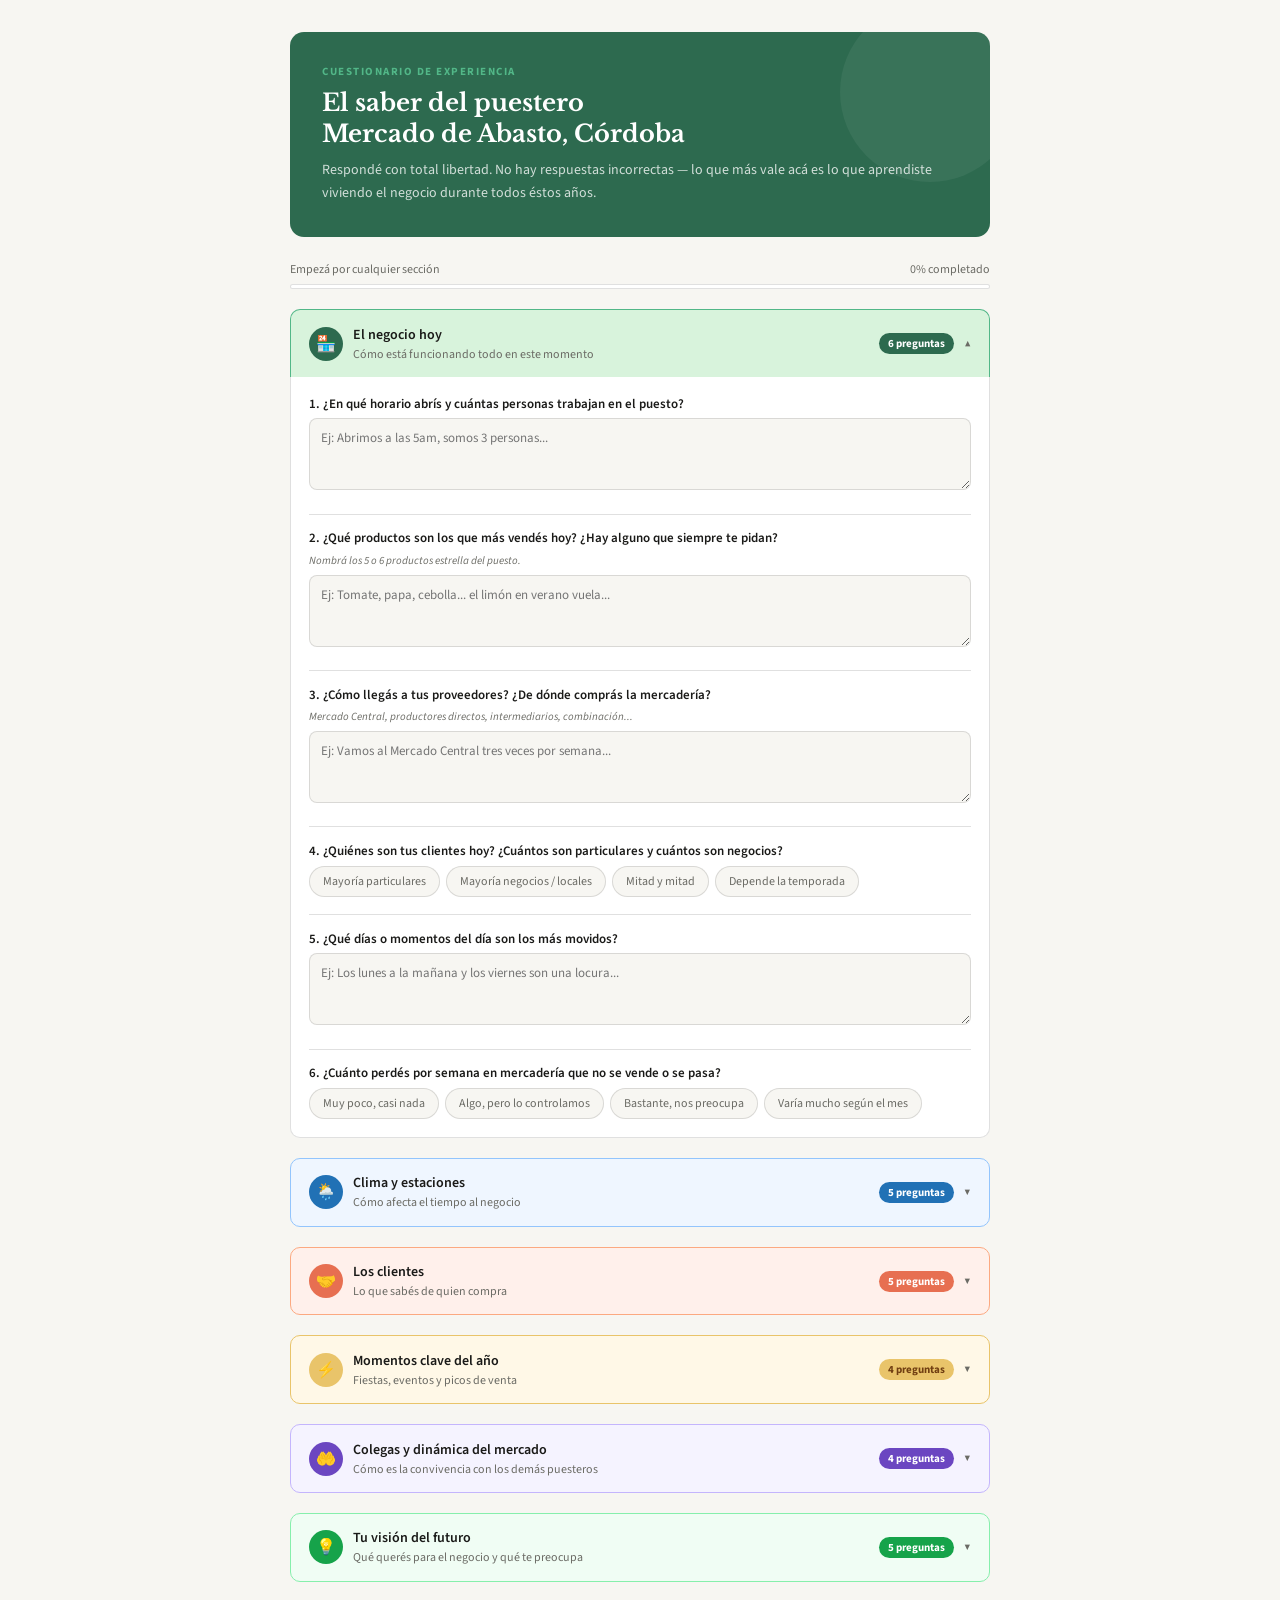
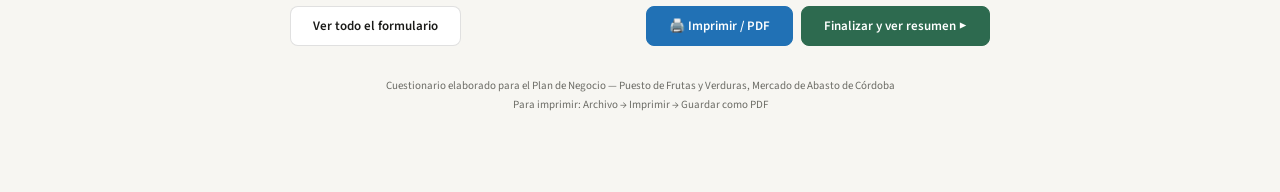
<file: index.html>
<!DOCTYPE html>
<html lang="es">
<head>
<meta charset="UTF-8">
<meta name="viewport" content="width=device-width, initial-scale=1.0">
<title>Cuestionario del Puestero — Mercado de Abasto, Córdoba</title>
<link rel="stylesheet" href="css/styles.css">
</head>
<body>
<div class="wrap">

  <div class="hdr">
    <div class="hdr-tag">Cuestionario de experiencia</div>
    <h1>El saber del puestero<br>Mercado de Abasto, Córdoba</h1>
    <p>Respondé con total libertad. No hay respuestas incorrectas — lo que más vale acá es lo que aprendiste viviendo el negocio durante todos éstos años.</p>
    <!-- <div class="hdr-pills">
      <span class="pill">2 puestos</span>
      <span class="pill">~400 bultos/día</span>
      <span class="pill">6 secciones · 29 preguntas</span>
    </div>-->
  </div>

  <div class="progreso-wrap">
    <div class="progreso-label">
      <span id="prog-texto">Empezá por cualquier sección</span>
      <span id="prog-pct">0% completado</span>
    </div>
    <div class="progreso-track">
      <div class="progreso-fill" id="prog-fill" style="width:0%"></div>
    </div>
  </div>

  <!-- BLOQUE 1 -->
  <div class="bloque" id="b1">
    <div class="bloque-header abierto" style="background:var(--verde-p);border-color:var(--verde-c);" onclick="toggleBloque(1)">
      <div class="bloque-icon" style="background:var(--verde);color:#fff;">🏪</div>
      <div class="bloque-titulo">
        <h2>El negocio hoy</h2>
        <p>Cómo está funcionando todo en este momento</p>
      </div>
      <div class="bloque-contador" style="background:var(--verde);color:#fff;">6 preguntas</div>
      <div class="bloque-chevron girado" id="chev1">▼</div>
    </div>
    <div class="bloque-body visible" id="body1">

      <div class="pregunta">
        <label>1. ¿En qué horario abrís y cuántas personas trabajan en el puesto?</label>
        <textarea id="q1_1" placeholder="Ej: Abrimos a las 5am, somos 3 personas..." oninput="actualizarProgreso()"></textarea>
      </div>
      <div class="sep"></div>
      <div class="pregunta">
        <label>2. ¿Qué productos son los que más vendés hoy? ¿Hay alguno que siempre te pidan?</label>
        <div class="hint">Nombrá los 5 o 6 productos estrella del puesto.</div>
        <textarea id="q1_2" placeholder="Ej: Tomate, papa, cebolla... el limón en verano vuela..." oninput="actualizarProgreso()"></textarea>
      </div>
      <div class="sep"></div>
      <div class="pregunta">
        <label>3. ¿Cómo llegás a tus proveedores? ¿De dónde comprás la mercadería?</label>
        <div class="hint">Mercado Central, productores directos, intermediarios, combinación...</div>
        <textarea id="q1_3" placeholder="Ej: Vamos al Mercado Central tres veces por semana..." oninput="actualizarProgreso()"></textarea>
      </div>
      <div class="sep"></div>
      <div class="pregunta">
        <label>4. ¿Quiénes son tus clientes hoy? ¿Cuántos son particulares y cuántos son negocios?</label>
        <div class="opciones" id="q1_4">
          <button class="opcion-btn" onclick="toggleOpcion(this,'q1_4')">Mayoría particulares</button>
          <button class="opcion-btn" onclick="toggleOpcion(this,'q1_4')">Mayoría negocios / locales</button>
          <button class="opcion-btn" onclick="toggleOpcion(this,'q1_4')">Mitad y mitad</button>
          <button class="opcion-btn" onclick="toggleOpcion(this,'q1_4')">Depende la temporada</button>
        </div>
      </div>
      <div class="sep"></div>
      <div class="pregunta">
        <label>5. ¿Qué días o momentos del día son los más movidos?</label>
        <textarea id="q1_5" placeholder="Ej: Los lunes a la mañana y los viernes son una locura..." oninput="actualizarProgreso()"></textarea>
      </div>
      <div class="sep"></div>
      <div class="pregunta">
        <label>6. ¿Cuánto perdés por semana en mercadería que no se vende o se pasa?</label>
        <div class="opciones" id="q1_6">
          <button class="opcion-btn" onclick="toggleOpcion(this,'q1_6')">Muy poco, casi nada</button>
          <button class="opcion-btn" onclick="toggleOpcion(this,'q1_6')">Algo, pero lo controlamos</button>
          <button class="opcion-btn" onclick="toggleOpcion(this,'q1_6')">Bastante, nos preocupa</button>
          <button class="opcion-btn" onclick="toggleOpcion(this,'q1_6')">Varía mucho según el mes</button>
        </div>
      </div>
    </div>
  </div>

  <!-- BLOQUE 2 -->
  <div class="bloque" id="b2">
    <div class="bloque-header cerrado" style="background:var(--azul-p);border-color:#93C5FD;" onclick="toggleBloque(2)">
      <div class="bloque-icon" style="background:var(--azul);color:#fff;">🌦️</div>
      <div class="bloque-titulo">
        <h2>Clima y estaciones</h2>
        <p>Cómo afecta el tiempo al negocio</p>
      </div>
      <div class="bloque-contador" style="background:var(--azul);color:#fff;">5 preguntas</div>
      <div class="bloque-chevron" id="chev2">▼</div>
    </div>
    <div class="bloque-body" id="body2">
      <div class="pregunta">
        <label>7. ¿En qué época del año vendés más? ¿Hay meses que son claramente mejores?</label>
        <div class="hint">Pensá en los últimos años. ¿Hay un patrón que se repite?</div>
        <textarea id="q2_1" placeholder="Ej: Julio y agosto bajan mucho, en cambio en diciembre..." oninput="actualizarProgreso()"></textarea>
      </div>
      <div class="sep"></div>
      <div class="pregunta">
        <label>8. ¿Qué pasa con las ventas cuando hace mucho calor? ¿Y cuando llueve fuerte?</label>
        <textarea id="q2_2" placeholder="Ej: Con lluvia nadie sale, pero si hace calor la gente compra más cítricos y frutas..." oninput="actualizarProgreso()"></textarea>
      </div>
      <div class="sep"></div>
      <div class="pregunta">
        <label>9. ¿Qué productos cambian más según la estación? ¿Cuáles son los de verano y cuáles los de invierno?</label>
        <textarea id="q2_3" placeholder="Ej: En verano vuelan el durazno y la sandía, en invierno la naranja y la mandarina..." oninput="actualizarProgreso()"></textarea>
      </div>
      <div class="sep"></div>
      <div class="pregunta">
        <label>10. ¿Hubo alguna temporada o clima particular que te sorprendió — para bien o para mal?</label>
        <div class="hint">Momentos raros, años difíciles, épocas de bonanza inesperada...</div>
        <textarea id="q2_4" placeholder="Ej: El año que heló en Mendoza, los precios se dispararon y nosotros teníamos stock..." oninput="actualizarProgreso()"></textarea>
      </div>
      <div class="sep"></div>
      <div class="pregunta">
        <label>11. ¿Cómo te preparás hoy para las temporadas bajas? ¿Hacés algo diferente?</label>
        <textarea id="q2_5" placeholder="Ej: Bajamos el pedido, guardamos algo de efectivo, ofrecemos otras cosas..." oninput="actualizarProgreso()"></textarea>
      </div>
    </div>
  </div>

  <!-- BLOQUE 3 -->
  <div class="bloque" id="b3">
    <div class="bloque-header cerrado" style="background:var(--naranja-p);border-color:#FCA981;" onclick="toggleBloque(3)">
      <div class="bloque-icon" style="background:var(--naranja);color:#fff;">🤝</div>
      <div class="bloque-titulo">
        <h2>Los clientes</h2>
        <p>Lo que sabés de quien compra</p>
      </div>
      <div class="bloque-contador" style="background:var(--naranja);color:#fff;">5 preguntas</div>
      <div class="bloque-chevron" id="chev3">▼</div>
    </div>
    <div class="bloque-body" id="body3">
      <div class="pregunta">
        <label>12. ¿Por qué creés que los clientes te eligen a vos y no al puesto de al lado?</label>
        <div class="hint">¿Qué es lo que más te dicen que les gusta?</div>
        <textarea id="q3_1" placeholder="Ej: Dicen que somos de confianza, que la mercadería es fresca, que les damos bola..." oninput="actualizarProgreso()"></textarea>
      </div>
      <div class="sep"></div>
      <div class="pregunta">
        <label>13. ¿Tenés clientes de hace muchos años? ¿Qué los mantiene volviendo?</label>
        <textarea id="q3_2" placeholder="Ej: Doña Rosa viene hace 20 años porque le guardamos siempre su mandado..." oninput="actualizarProgreso()"></textarea>
      </div>
      <div class="sep"></div>
      <div class="pregunta">
        <label>14. ¿Hay algo que los clientes te pidan que hoy no podés darles o no tenés?</label>
        <textarea id="q3_3" placeholder="Ej: Nos piden delivery, algunas verduras orgánicas, más variedad de hojas..." oninput="actualizarProgreso()"></textarea>
      </div>
      <div class="sep"></div>
      <div class="pregunta">
        <label>15. ¿Cómo fue cambiando el perfil del cliente con los años?</label>
        <div class="hint">¿Viene menos gente pero compra más? ¿Vino gente nueva? ¿Cambió el tipo de cliente?</div>
        <textarea id="q3_4" placeholder="Ej: Antes venían más amas de casa, ahora vienen más restaurantes y cocinerías..." oninput="actualizarProgreso()"></textarea>
      </div>
      <div class="sep"></div>
      <div class="pregunta">
        <label>16. ¿Usás el celular para comunicarte con clientes hoy?</label>
        <div class="opciones" id="q3_5">
          <button class="opcion-btn" onclick="toggleOpcion(this,'q3_5')">Sí, mucho</button>
          <button class="opcion-btn" onclick="toggleOpcion(this,'q3_5')">Algo, pero poco</button>
          <button class="opcion-btn" onclick="toggleOpcion(this,'q3_5')">Casi nada</button>
          <button class="opcion-btn" onclick="toggleOpcion(this,'q3_5')">Nada, todo es presencial</button>
        </div>
      </div>
    </div>
  </div>

  <!-- BLOQUE 4 -->
  <div class="bloque" id="b4">
    <div class="bloque-header cerrado" style="background:var(--amarillo-p);border-color:var(--amarillo);" onclick="toggleBloque(4)">
      <div class="bloque-icon" style="background:var(--amarillo);color:#1a1a1a;">⚡</div>
      <div class="bloque-titulo">
        <h2>Momentos clave del año</h2>
        <p>Fiestas, eventos y picos de venta</p>
      </div>
      <div class="bloque-contador" style="background:var(--amarillo);color:#713F12;">4 preguntas</div>
      <div class="bloque-chevron" id="chev4">▼</div>
    </div>
    <div class="bloque-body" id="body4">
      <div class="pregunta">
        <label>17. ¿Qué fechas del año son las mejores para el negocio? ¿Por qué?</label>
        <div class="hint">Fiestas, Semana Santa, inicio de clases, Mundial, etc.</div>
        <textarea id="q4_1" placeholder="Ej: Semana Santa es una locura con las verduras, en diciembre se vende mucho para las ensaladas..." oninput="actualizarProgreso()"></textarea>
      </div>
      <div class="sep"></div>
      <div class="pregunta">
        <label>18. ¿Y qué fechas son las más flojas o complicadas? ¿Cómo las manejás?</label>
        <textarea id="q4_2" placeholder="Ej: Las dos primeras semanas de enero, cuando todo el mundo está de vacaciones..." oninput="actualizarProgreso()"></textarea>
      </div>
      <div class="sep"></div>
      <div class="pregunta">
        <label>19. ¿Hubo alguna crisis económica o momento muy difícil que recuerdes especialmente? ¿Cómo saliste?</label>
        <div class="hint">2001, pandemia, inflaciones fuertes... Lo que se te venga a la mente.</div>
        <textarea id="q4_3" placeholder="Ej: En el 2001 muchos cerraron, nosotros aguantamos porque..." oninput="actualizarProgreso()"></textarea>
      </div>
      <div class="sep"></div>
      <div class="pregunta">
        <label>20. ¿Hay algún producto o temporada que hayas descubierto con los años que "sorprende" y vende bien?</label>
        <textarea id="q4_4" placeholder="Ej: La rúcula empezó a pedirse mucho los últimos 10 años, antes nadie la quería..." oninput="actualizarProgreso()"></textarea>
      </div>
    </div>
  </div>

  <!-- BLOQUE 5 -->
  <div class="bloque" id="b5">
    <div class="bloque-header cerrado" style="background:var(--violeta-p);border-color:#C4B5FD;" onclick="toggleBloque(5)">
      <div class="bloque-icon" style="background:var(--violeta);color:#fff;">🤲</div>
      <div class="bloque-titulo">
        <h2>Colegas y dinámica del mercado</h2>
        <p>Cómo es la convivencia con los demás puesteros</p>
      </div>
      <div class="bloque-contador" style="background:var(--violeta);color:#fff;">4 preguntas</div>
      <div class="bloque-chevron" id="chev5">▼</div>
    </div>
    <div class="bloque-body" id="body5">
      <div class="pregunta">
        <label>21. ¿Cómo es la relación con los otros puesteros del mercado? ¿Se ayudan entre ustedes?</label>
        <textarea id="q5_1" placeholder="Ej: Hay mucho compañerismo, si me falta algo me lo presta el de al lado..." oninput="actualizarProgreso()"></textarea>
      </div>
      <div class="sep"></div>
      <div class="pregunta">
        <label>22. ¿Hay cosas que no harías nunca para no romper la relación con los colegas? ¿Cuáles?</label>
        <div class="hint">Esto es clave para entender los límites que no deben cruzarse.</div>
        <textarea id="q5_2" placeholder="Ej: Nunca le robaría un cliente a alguien del mercado..." oninput="actualizarProgreso()"></textarea>
      </div>
      <div class="sep"></div>
      <div class="pregunta">
        <label>23. ¿Cómo cambió el mercado en los últimos 10 años?</label>
        <textarea id="q5_3" placeholder="Ej: Vinieron verdulerías de supermercados cerca, algunos puestos cerraron..." oninput="actualizarProgreso()"></textarea>
      </div>
      <div class="sep"></div>
      <div class="pregunta">
        <label>24. ¿Hay algo que el mercado en su conjunto podría hacer mejor y que hoy no hace?</label>
        <textarea id="q5_4" placeholder="Ej: Más publicidad del mercado, horarios extendidos, entregas en conjunto..." oninput="actualizarProgreso()"></textarea>
      </div>
    </div>
  </div>

  <!-- BLOQUE 6 -->
  <div class="bloque" id="b6">
    <div class="bloque-header cerrado" style="background:#F0FDF4;border-color:#86EFAC;" onclick="toggleBloque(6)">
      <div class="bloque-icon" style="background:#16A34A;color:#fff;">💡</div>
      <div class="bloque-titulo">
        <h2>Tu visión del futuro</h2>
        <p>Qué querés para el negocio y qué te preocupa</p>
      </div>
      <div class="bloque-contador" style="background:#16A34A;color:#fff;">5 preguntas</div>
      <div class="bloque-chevron" id="chev6">▼</div>
    </div>
    <div class="bloque-body" id="body6">
      <div class="pregunta">
        <label>25. ¿Qué te gustaría que fuera diferente en el negocio de acá a 2 años?</label>
        <textarea id="q6_1" placeholder="Ej: Vender 100 bultos más por día, que entre alguien de la familia..." oninput="actualizarProgreso()"></textarea>
      </div>
      <div class="sep"></div>
      <div class="pregunta">
        <label>26. ¿Qué es lo que más te preocupa del negocio hoy?</label>
        <div class="opciones" id="q6_2">
          <button class="opcion-btn" onclick="toggleOpcion(this,'q6_2')">La inflación y los costos</button>
          <button class="opcion-btn" onclick="toggleOpcion(this,'q6_2')">La competencia (súper, online)</button>
          <button class="opcion-btn" onclick="toggleOpcion(this,'q6_2')">Conseguir buena mercadería</button>
          <button class="opcion-btn" onclick="toggleOpcion(this,'q6_2')">La sucesión familiar</button>
          <button class="opcion-btn" onclick="toggleOpcion(this,'q6_2')">Que baje la clientela</button>
          <button class="opcion-btn" onclick="toggleOpcion(this,'q6_2')">Otro</button>
        </div>
      </div>
      <div class="sep"></div>
      <div class="pregunta">
        <label>27. Si tuvieras que explicarle a alguien joven el secreto de haber durado 50 años en el negocio, ¿qué le dirías?</label>
        <div class="hint">⭐ Esta es la pregunta más importante del cuestionario.</div>
        <textarea id="q6_3" placeholder="Ej: Ser honesto siempre, no estafar a nadie, saber esperar los momentos difíciles..." oninput="actualizarProgreso()" style="min-height:90px;"></textarea>
      </div>
      <div class="sep"></div>
      <div class="pregunta">
        <label>28. ¿Hay algo que siempre quisiste hacer en el negocio y nunca pudiste o te animaste?</label>
        <textarea id="q6_4" placeholder="Ej: Dar productos a domicilio, tener una página, vender en ferias de barrio..." oninput="actualizarProgreso()"></textarea>
      </div>
      <div class="sep"></div>
      <div class="pregunta">
        <label>29. ¿Hay alguien de la familia que esté pensando en continuar el negocio?</label>
        <div class="opciones" id="q6_5">
          <button class="opcion-btn" onclick="toggleOpcion(this,'q6_5')">Sí, ya está involucrado/a</button>
          <button class="opcion-btn" onclick="toggleOpcion(this,'q6_5')">Hay alguien interesado</button>
          <button class="opcion-btn" onclick="toggleOpcion(this,'q6_5')">No está claro todavía</button>
          <button class="opcion-btn" onclick="toggleOpcion(this,'q6_5')">No, somos los únicos</button>
        </div>
      </div>
    </div>
  </div>

  <!-- BOTONES -->
  <div class="nav-btns no-print">
    <button class="btn" onclick="abrirTodo()">Ver todo el formulario</button>
    <div style="display:flex;gap:8px;flex-wrap:wrap;">
      <button class="btn secundario" onclick="window.print()">🖨️ Imprimir / PDF</button>
      <button class="btn primario" onclick="verResumen()">Finalizar y ver resumen ▶</button>
    </div>
  </div>

  <!-- RESULTADO -->
  <div class="resultado" id="resultado">
    <h2>¡Gracias por completar el cuestionario!</h2>
    <p>Con estas respuestas se puede construir un plan de negocio que realmente refleje la experiencia y visión del puesto — no uno genérico. Compartí este resumen con quien esté trabajando el plan.</p>
    <div class="resumen-bloque" id="resumen-contenido"></div>
    <br>
    <div style="display:flex;gap:8px;flex-wrap:wrap;margin-top:0.5rem;">
      <button class="btn no-print" onclick="copiarResumen()" style="font-size:13px;">📋 Copiar respuestas</button>
      <button class="btn secundario no-print" onclick="window.print()" style="font-size:13px;">🖨️ Imprimir / guardar PDF</button>
    </div>
  </div>

  <div class="footer">
    <p>Cuestionario elaborado para el Plan de Negocio — Puesto de Frutas y Verduras, Mercado de Abasto de Córdoba</p>
    <p style="margin-top:4px;">Para imprimir: Archivo → Imprimir → Guardar como PDF</p>
  </div>

</div>

<script src="js/script.js"></script>
</body>
</html>
</file>
<file: css/styles.css>
@import url('https://fonts.googleapis.com/css2?family=Libre+Baskerville:ital,wght@0,400;0,700;1,400&family=Source+Sans+3:wght@300;400;600&display=swap');

* { box-sizing: border-box; margin: 0; padding: 0; }

:root {
  --verde: #2D6A4F;
  --verde-c: #52B788;
  --verde-p: #D8F3DC;
  --naranja: #E76F51;
  --naranja-p: #FFF0EB;
  --amarillo: #E9C46A;
  --amarillo-p: #FFF8E7;
  --azul: #2171B5;
  --azul-p: #EFF6FF;
  --violeta: #6B46C1;
  --violeta-p: #F5F3FF;
  --bg: #ffffff;
  --bg2: #f7f6f2;
  --txt: #1a1a18;
  --txts: #6b6b65;
  --borde: rgba(0,0,0,0.12);
}

@media (prefers-color-scheme: dark) {
  :root {
    --bg: #1c1c1a;
    --bg2: #252523;
    --txt: #e8e6de;
    --txts: #9c9a92;
    --borde: rgba(255,255,255,0.12);
    --verde-p: #0d2b1e;
    --naranja-p: #2a150e;
    --amarillo-p: #2a1f08;
    --azul-p: #0c1f35;
    --violeta-p: #1e1535;
  }
}

body {
  font-family: 'Source Sans 3', -apple-system, BlinkMacSystemFont, sans-serif;
  color: var(--txt);
  background: var(--bg2);
  min-height: 100vh;
  padding: 2rem 1rem;
}

.wrap {
  max-width: 700px;
  margin: 0 auto;
  padding-bottom: 3rem;
}

/* Print */
@media print {
  body { background: #fff; padding: 0; }
  .no-print { display: none !important; }
  .bloque-body { display: block !important; }
  .bloque-header { cursor: default; }
  .resultado { display: block !important; }
}

/* Header */
.hdr {
  background: var(--verde);
  border-radius: 14px;
  padding: 2rem;
  margin-bottom: 1.5rem;
  position: relative;
  overflow: hidden;
}
.hdr::before {
  content: '';
  position: absolute;
  right: -30px; top: -30px;
  width: 180px; height: 180px;
  border-radius: 50%;
  background: rgba(255,255,255,0.06);
}
.hdr-tag {
  font-size: 11px; font-weight: 700;
  letter-spacing: 1.5px; text-transform: uppercase;
  color: var(--verde-c); margin-bottom: 0.5rem;
}
.hdr h1 {
  font-family: 'Libre Baskerville', Georgia, serif;
  font-size: 24px; font-weight: 700;
  color: #fff; line-height: 1.3; margin-bottom: 0.6rem;
}
.hdr p { font-size: 14px; color: rgba(255,255,255,0.78); line-height: 1.65; }
.hdr-pills { display: flex; flex-wrap: wrap; gap: 8px; margin-top: 1.1rem; }
.pill {
  background: rgba(255,255,255,0.13);
  border-radius: 20px; padding: 4px 13px;
  font-size: 12px; color: rgba(255,255,255,0.9); font-weight: 600;
}

/* Progreso */
.progreso-wrap { margin-bottom: 1.25rem; }
.progreso-label { display: flex; justify-content: space-between; font-size: 12px; color: var(--txts); margin-bottom: 6px; }
.progreso-track { height: 5px; background: var(--bg); border-radius: 10px; overflow: hidden; border: 0.5px solid var(--borde); }
.progreso-fill { height: 100%; background: var(--verde); border-radius: 10px; transition: width 0.4s ease; }

/* Bloques */
.bloque { margin-bottom: 1.25rem; }
.bloque-header {
  display: flex; align-items: center; gap: 10px;
  padding: 0.9rem 1.1rem;
  border-radius: 10px;
  cursor: pointer; user-select: none;
  border: 0.5px solid var(--borde);
  transition: border-radius 0.2s;
}
.bloque-header.abierto { border-radius: 10px 10px 0 0; border-bottom: none; }
.bloque-icon {
  width: 34px; height: 34px; border-radius: 50%;
  display: flex; align-items: center; justify-content: center;
  font-size: 16px; flex-shrink: 0;
}
.bloque-titulo { flex: 1; }
.bloque-titulo h2 { font-size: 14px; font-weight: 600; color: var(--txt); }
.bloque-titulo p { font-size: 12px; color: var(--txts); margin-top: 1px; }
.bloque-contador {
  font-size: 11px; font-weight: 700;
  padding: 3px 9px; border-radius: 20px; flex-shrink: 0;
}
.bloque-chevron { font-size: 11px; color: var(--txts); transition: transform 0.25s; flex-shrink: 0; }
.bloque-chevron.girado { transform: rotate(180deg); }

.bloque-body {
  border: 0.5px solid var(--borde);
  border-top: none;
  border-radius: 0 0 10px 10px;
  padding: 1.1rem;
  background: var(--bg);
  display: none;
}
.bloque-body.visible { display: block; }

/* Preguntas */
.pregunta { margin-bottom: 1.1rem; }
.pregunta:last-child { margin-bottom: 0; }
.pregunta label {
  display: block; font-size: 13px; font-weight: 600;
  color: var(--txt); margin-bottom: 5px; line-height: 1.45;
}
.pregunta .hint {
  font-size: 11px; color: var(--txts);
  margin-bottom: 6px; font-style: italic; line-height: 1.4;
}
textarea, input[type="text"] {
  width: 100%;
  border: 0.5px solid var(--borde);
  border-radius: 8px;
  padding: 9px 11px;
  font-family: 'Source Sans 3', sans-serif;
  font-size: 13px; color: var(--txt);
  background: var(--bg2);
  resize: vertical; outline: none;
  transition: border-color 0.2s;
  line-height: 1.55;
}
textarea { min-height: 72px; }
textarea:focus, input[type="text"]:focus { border-color: var(--verde); background: var(--bg); }

.opciones { display: flex; flex-wrap: wrap; gap: 6px; margin-top: 4px; }
.opcion-btn {
  padding: 6px 13px;
  border: 0.5px solid var(--borde);
  border-radius: 20px; font-size: 12px;
  font-family: 'Source Sans 3', sans-serif;
  cursor: pointer; background: var(--bg2);
  color: var(--txts); transition: all 0.15s;
}
.opcion-btn:hover { border-color: var(--verde); color: var(--verde); }
.opcion-btn.seleccionado {
  background: var(--verde-p); border-color: var(--verde);
  color: var(--verde); font-weight: 600;
}

.sep { border: none; border-top: 0.5px solid var(--borde); margin: 0.9rem 0; }

/* Botones */
.nav-btns {
  display: flex; justify-content: space-between;
  align-items: center; gap: 10px; margin-top: 1.5rem;
  flex-wrap: wrap;
}
.btn {
  padding: 10px 22px; border-radius: 8px;
  font-size: 13px; font-weight: 600;
  font-family: 'Source Sans 3', sans-serif;
  cursor: pointer; border: 0.5px solid var(--borde);
  background: var(--bg); color: var(--txt);
  transition: all 0.15s; text-decoration: none;
  display: inline-block;
}
.btn:hover { background: var(--bg2); }
.btn.primario { background: var(--verde); color: #fff; border-color: var(--verde); }
.btn.primario:hover { opacity: 0.88; }
.btn.secundario { background: var(--azul); color: #fff; border-color: var(--azul); }
.btn.secundario:hover { opacity: 0.88; }

/* Resultado */
.resultado {
  display: none; margin-top: 1.5rem;
  background: var(--verde-p);
  border: 0.5px solid var(--verde-c);
  border-radius: 12px; padding: 1.5rem;
}
.resultado h2 {
  font-family: 'Libre Baskerville', serif;
  font-size: 18px; color: var(--verde); margin-bottom: 0.5rem;
}
.resultado > p { font-size: 13px; color: #1B4332; line-height: 1.65; margin-bottom: 1rem; }
.resumen-bloque { margin-top: 0.75rem; }
.resumen-seccion { margin-bottom: 1rem; }
.resumen-titulo {
  font-size: 11px; font-weight: 700; text-transform: uppercase;
  letter-spacing: 0.8px; color: var(--verde); margin-bottom: 0.4rem;
}
.resumen-item { font-size: 13px; color: #1B4332; margin-bottom: 0.3rem; line-height: 1.5; }

/* Footer */
.footer {
  text-align: center; margin-top: 2rem;
  font-size: 11px; color: var(--txts);
}
</file>
